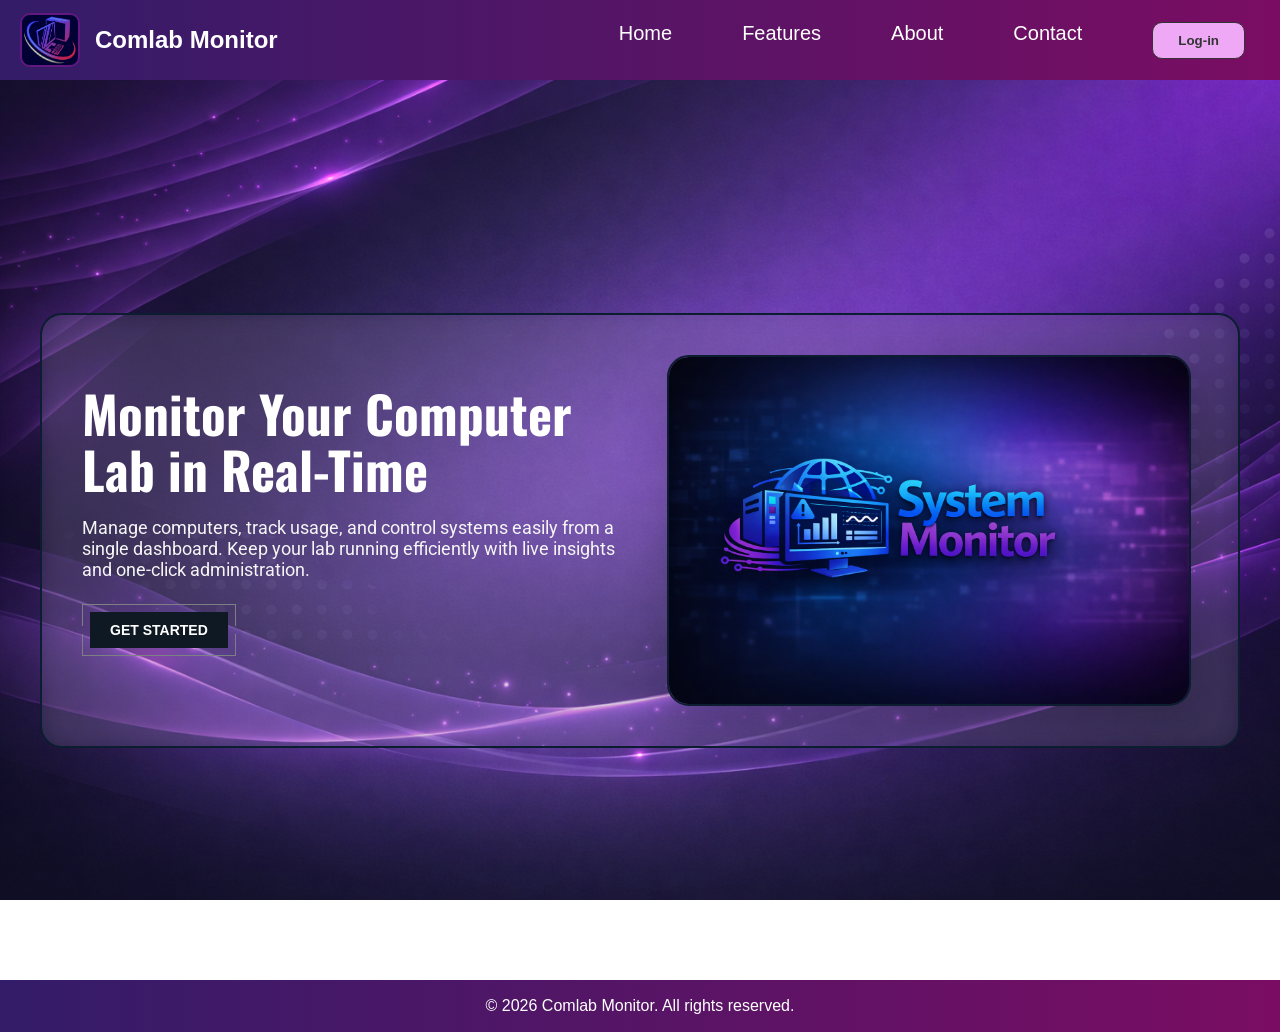
<file: index.html>
<!DOCTYPE html>
<html lang="en">
<head>
    <meta charset="UTF-8">
    <meta name="viewport" content="width=device-width, initial-scale=1.0">
    <title>Comlab Monitor</title>
    <link rel="stylesheet" href="style.css">
     <link rel="stylesheet" href="https://cdnjs.cloudflare.com/ajax/libs/animate.css/4.1.1/animate.min.css"/>


</head>

<body>
    <div class="topnav">
        <div class="headerlogo">
            <img src="pictures/computerlab.png" alt="Computerlab Logo" width="56" />
            <h1>Comlab Monitor</h1>
        </div>
        <ul class="nav-links">
           
            <a  href="index.html"> <li> Home</li> </a> 
            <a href="features/features.html"> <li> Features</li> </a>
            <a href="about/about.html"> <li> About</li> </a>
            <a href="contact/contact.html"> <li> Contact</li> </a>
            <a href="account/signin.html"><button> Log-in </button></a> 
         
        </ul>

    </div>
 <div class="main-hero  animate__animated animate__heartBeat">
  <div class="hero-grid">
    <div class="hero-left">
      <div class="hero-panel">
        <div class="hero-copy">
          <h2>Monitor Your Computer Lab in Real-Time</h2>
          <p>Manage computers, track usage, and control systems easily from a single dashboard. Keep your lab running efficiently with live insights and one-click administration.</p>
          <div class="cta-group">
            <a href="account/signup/signup.html" class="button">
              <span class="button_lg">
                <span class="button_sl"></span>
                <span class="button_text">Get Started</span>
              </span>
            </a>
          </div>
        </div>
        <div class="hero-image">
          <img src="pictures/system monitor.png" alt="Computer Lab Monitor" />
        </div>
      </div>
    </div>
  </div>
</div>


    <footer class="footer">
        <p>&copy; 2026 Comlab Monitor. All rights reserved.</p>
</body>
</html>
</file>
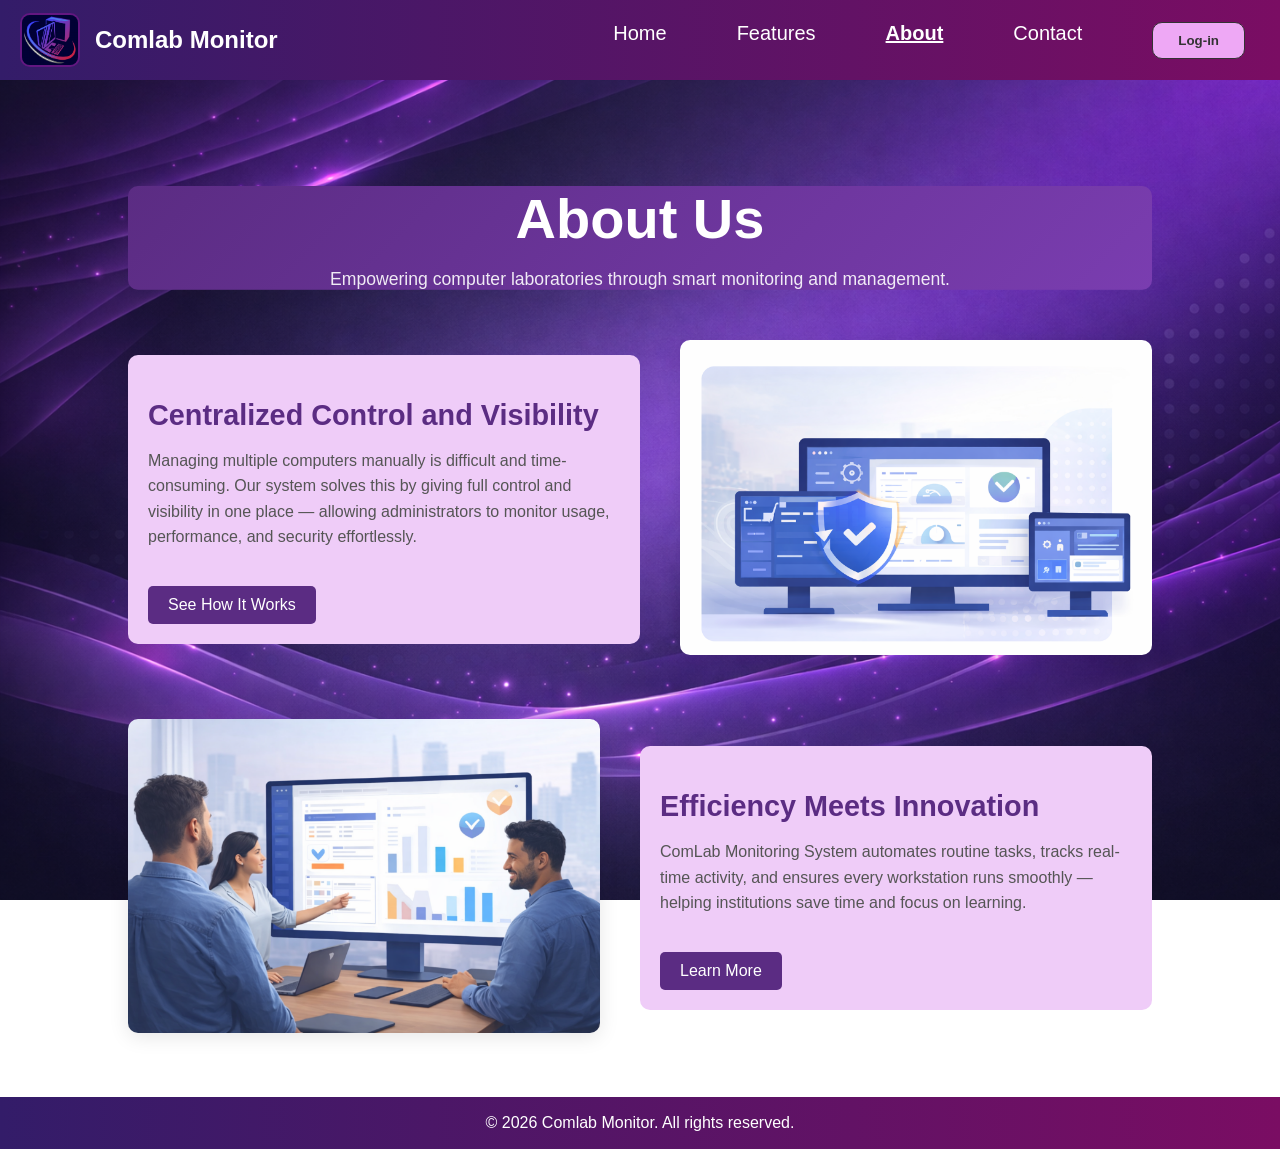
<file: about/about.html>
<!DOCTYPE html>
<html lang="en">
<head>
    <meta charset="UTF-8">
    <meta name="viewport" content="width=device-width, initial-scale=1.0">
    <title> ABOUT |Comlab Monitor</title>
    <link rel="stylesheet" href="style.css">
    <link rel="stylesheet"href="https://cdnjs.cloudflare.com/ajax/libs/animate.css/4.1.1/animate.min.css"/>

</head>

<body>
    <div class="topnav">
        <div class="headerlogo">
            <img src="../pictures/computerlab.png" alt="Computerlab Logo" width="56" />
            <h1>Comlab Monitor</h1>
        </div>
        <ul class="nav-links">
            <li><a href="../index.html">Home</a></li>
            <li><a href="../features/features.html">Features</a></li>
            <li ><a href="about.html"><b><u>About</u></b></a></li>
            <li><a href="../contact/contact.html">Contact</a></li>
            <li><a href="../account/signin.html"><button>Log-in</button></a></li>
        </ul>

    </div>

   <section class="about-section">
    <div class="about-header">
      <h1 class="animate__animated animate__bounce" >About Us</h1>
      <p>Empowering computer laboratories through smart monitoring and management.</p>

      
    </div>

    <div class="about-container">
      <div class="about-box left">
        <div class="about-text">
          <h2>Centralized Control and Visibility</h2>
          <p>Managing multiple computers manually is difficult and time-consuming. Our system solves this by giving full control and visibility in one place — allowing administrators to monitor usage, performance, and security effortlessly.</p>
          <a href="#" class="btn  ">See How It Works</a>
        </div>
        <div class="about-image ">
          <img src="dashboard.png" alt="Dashboard overview">
        </div>
      </div>

      <div class="about-box right">
        <div class="about-image">
          <img src="teamwork.png" alt="Team collaboration">
        </div>
        <div class="about-text">
          <h2>Efficiency Meets Innovation</h2>
          <p>ComLab Monitoring System automates routine tasks, tracks real-time activity, and ensures every workstation runs smoothly — helping institutions save time and focus on learning.</p>
          <a href="#" class="btn">Learn More</a>
        </div>
      </div>
    </div>
  </section>

  



    <footer class="footer">
        <p>&copy; 2026 Comlab Monitor. All rights reserved.</p>
        
</body>

</html>
</file>
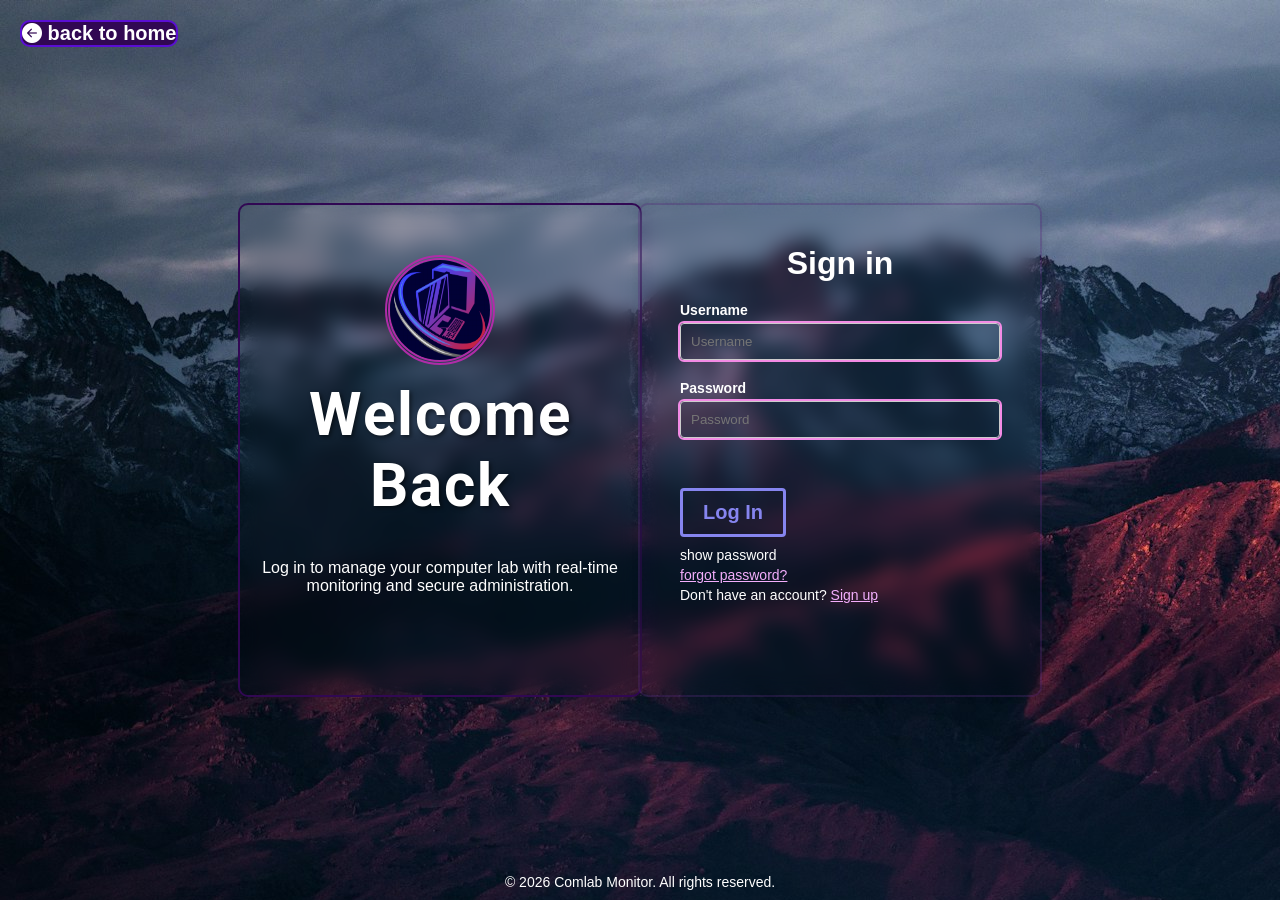
<file: account/signin.html>
<html>


<head>
    <title>Sign in | Comlab Monitor</title>
    <link rel="stylesheet" href="style.css">
    <link rel="stylesheet" href="https://cdn.jsdelivr.net/npm/bootstrap-icons@1.13.1/font/bootstrap-icons.min.css">



</head>

<a href="../index.html" class="home" > <i class="bi bi-arrow-left-circle-fill"></i> back to home</a>

<body>
<div class="container">
    <img src="logo.png" alt="logo" class="logo">
    <h1> Welcome Back </h1>
   
    <p class="details">Log in to manage your computer lab with real-time monitoring and secure administration.</p>  
   
 
</div>



<div class="form">
<h1>Sign in</h1>
   
    <form action="" >
      <label id="user-label" for="uname">Username</label>
      <input type = "text" id="uname" placeholder="Username" required ></span>
      <label id="pass-label" for="pass">Password</label>
      <input type = "password" id="pass" placeholder="Password" required ></span>
    </form>
    
<div class="information">
        <p id="errormessage" style="height: 20px;"></p>
        <button id="submitbtn" class="bubbles">
  <span  class="text">Log In</span>
</button>
        <p id="showpass">show password</p>
        <p id="forgotpass"><a href="forgot/forgot-password.html" style="color: rgb(243, 174, 252);">forgot password?</a></p>
        <p >Don't have an account?  <a href="../account/signup/signup.html" style="color: rgb(243, 174, 252);">Sign up</a></p>
</div>




<script src="script.js"></script>




</div>

<div class="footer">
    <p>&copy; 2026 Comlab Monitor. All rights reserved.</p>
</div>


</body>

</html>
</file>
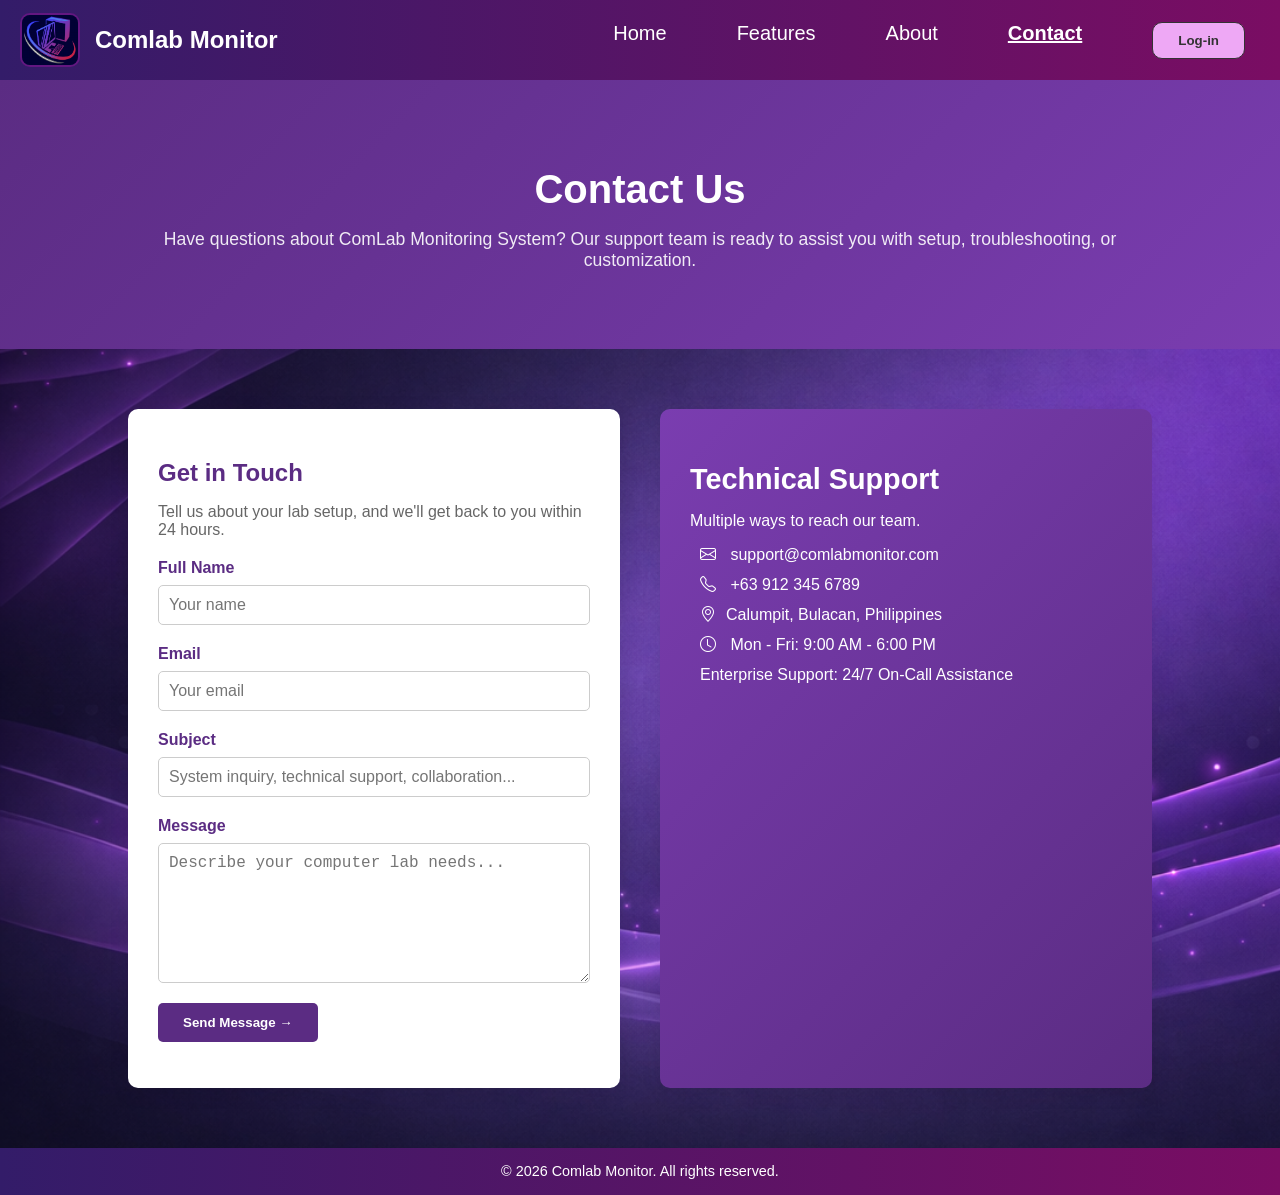
<file: contact/contact.html>
<html lang="en">
<head>
    <meta charset="UTF-8">
    <meta name="viewport" content="width=device-width, initial-scale=1.0">
    <title> CONTACT |Comlab Monitor</title>
    <link rel="stylesheet" href="style.css">
    <link rel="stylesheet" href="https://cdn.jsdelivr.net/npm/bootstrap-icons@1.13.1/font/bootstrap-icons.min.css">
    <link rel="stylesheet" href="https://cdnjs.cloudflare.com/ajax/libs/animate.css/4.1.1/animate.min.css"/>
</head>

<body>
    <div class="topnav">
        <div class="headerlogo">
            <img src="../pictures/computerlab.png" alt="Computerlab Logo" width="56" />
            <h1>Comlab Monitor</h1>
        </div>
        <ul class="nav-links">
            <li><a href="../index.html">Home</a></li>
            <li><a href="../features/features.html">Features</a></li>
            <li ><a href="../about/about.html">About</a></li>
            <li><a href="../contact/contact.html"><b><u>Contact</u></b></a></li>
            <li><a href="../account/signin.html"><button>Log-in</button></a></li>
        </ul>
    </div>



     <div class="contact-hero ">
    <h1 class="animate__animated animate__bounce">Contact Us</h1>
    <p>Have questions about ComLab Monitoring System? Our support team is ready to assist you with setup, troubleshooting, or customization.</p>
  </div>

  <div class="contact-wrapper">
    <div class="contact-form">
      <h2>Get in Touch</h2>
      <p>Tell us about your lab setup, and we'll get back to you within 24 hours.</p>
      <form action="#" method="post">
        <label for="name">Full Name</label>
        <input type="text" id="name" name="name" placeholder="Your name" required>

        <label for="email">Email</label>
        <input type="email" id="email" name="email" placeholder="Your email" required>

        <label for="subject">Subject</label>
        <input type="text" id="subject" name="subject" placeholder="System inquiry, technical support, collaboration..." required>

        <label for="message">Message</label>
        <textarea id="message" name="message" rows="5"  placeholder="Describe your computer lab needs..." required></textarea>

        <button type="submit" class="btn">Send Message →</button>
      </form>
    </div>

    <div class="contact-info">
      <h2>Technical Support</h2>
      <p>Multiple ways to reach our team.</p>
      <ul>
        <li><i class="fas fa-envelope"></i> <i class="bi bi-envelope"></i> support@comlabmonitor.com</li>
        <li><i class="fas fa-phone-alt"></i> <i class="bi bi-telephone"></i> +63 912 345 6789</li>
        <li><i class="fas fa-map-marker-alt"></i> <i class="bi bi-geo-alt"></i>Calumpit, Bulacan, Philippines</li>
        <li><i class="fas fa-clock"></i> <i class="bi bi-clock"></i> Mon - Fri: 9:00 AM - 6:00 PM</li>
        <li><i class="fas fa-headset"></i> Enterprise Support: 24/7 On-Call Assistance</li>
      </ul>
    </div>
  </div>

     <footer class="footer">
        <p>&copy; 2026 Comlab Monitor. All rights reserved.</p>
</body>

</html>
</file>
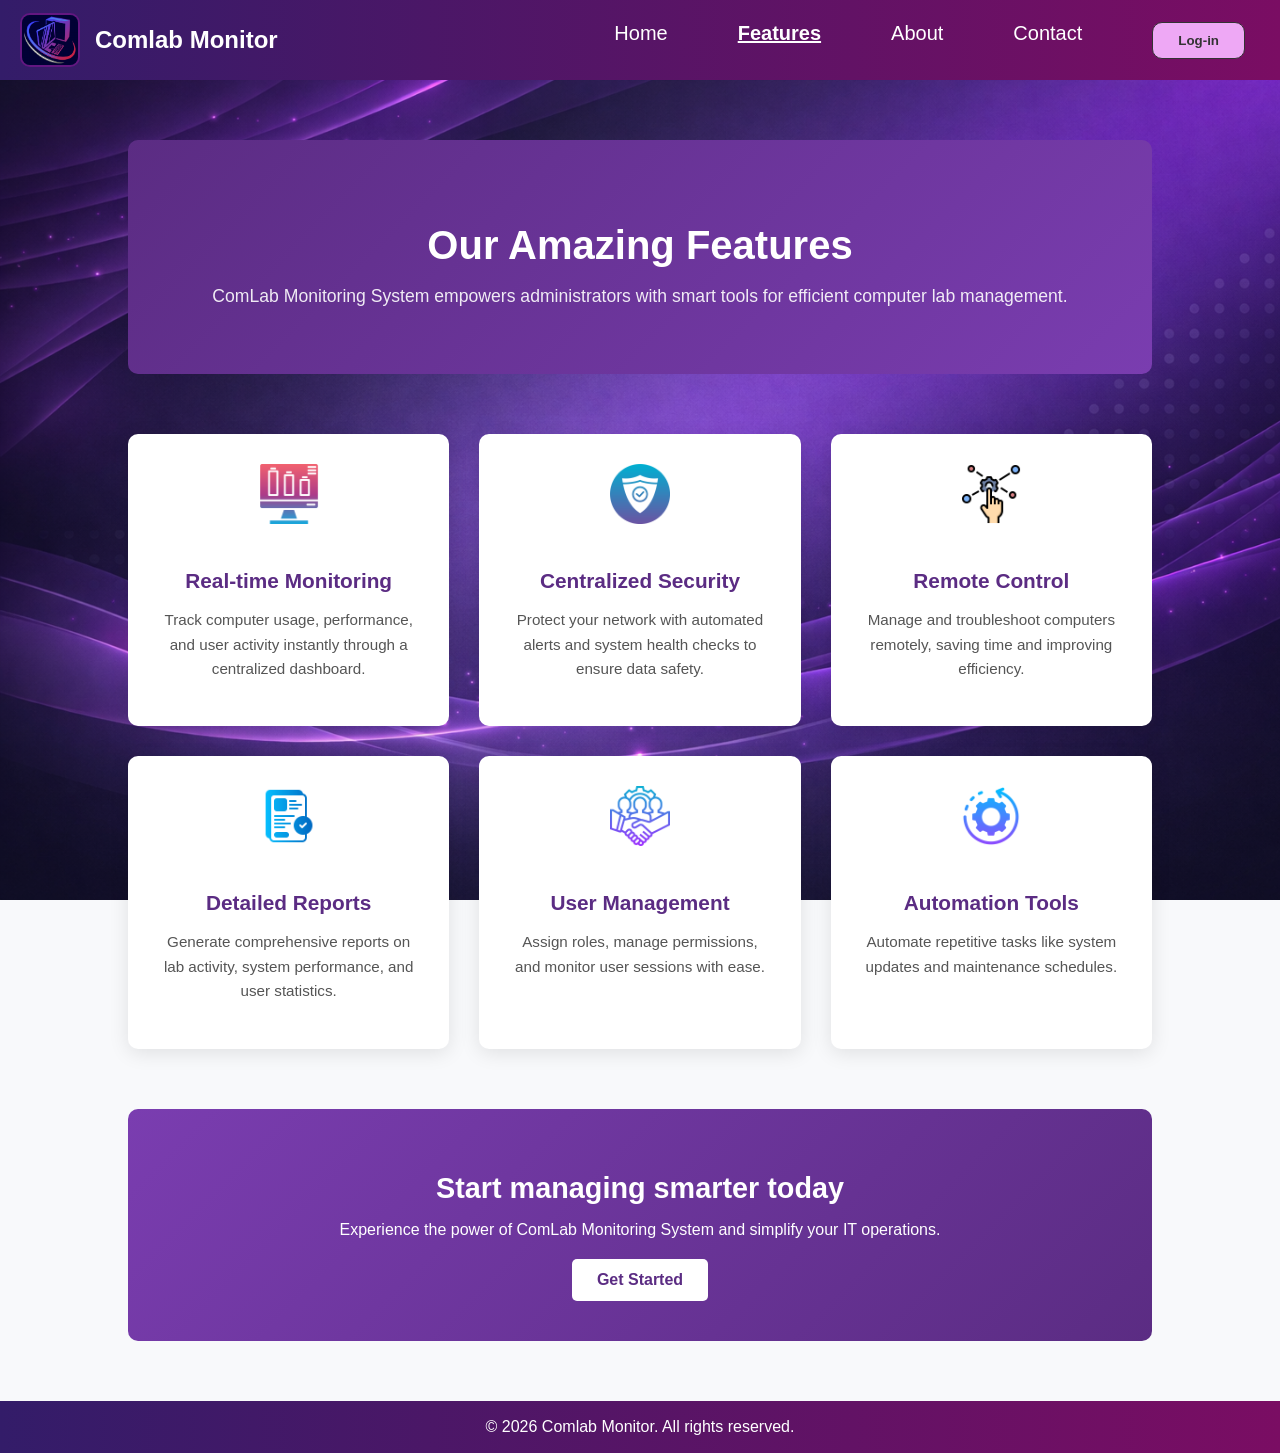
<file: features/features.html>
<!DOCTYPE html>
<html lang="en">
<head>
    <meta charset="UTF-8">
    <meta name="viewport" content="width=device-width, initial-scale=1.0">
    <title>FEAUTURES |Comlab Monitor</title>
    <link rel="stylesheet" href="style.css">
   <link rel="stylesheet"href="https://cdnjs.cloudflare.com/ajax/libs/animate.css/4.1.1/animate.min.css"/>


</head>

<body>
    <div class="topnav">
        <div class="headerlogo">
            <img src="../pictures/computerlab.png" alt="Computerlab Logo" width="56" />
            <h1>Comlab Monitor</h1>
        </div>
        <ul class="nav-links">
            <li><a href="../index.html">Home</a></li>
            <li><a href="../features/features.html"><b><u>Features</u></b></a></li>
            <li ><a href="../about/about.html">About</a></li>
            <li><a href="../contact/contact.html">Contact</a></li>
            <li><a href="../account/signin.html"><button>Log-in</button></a></li>
        </ul>

    </div>
  <section class="features-section">
    <div class="features-header">
      <h1 class="animate__animated animate__bounce" >Our Amazing Features</h1>
      <p>ComLab Monitoring System empowers administrators with smart tools for efficient computer lab management.</p>
    </div>

    <div class="features-container ">
      <div class="feature-box">
        <img src="monitoring.png" alt="Real-time Monitoring">
        <h3>Real-time Monitoring</h3>
        <p>Track computer usage, performance, and user activity instantly through a centralized dashboard.</p>
      </div>

      <div class="feature-box">
        <img src="security.png" alt="Centralized Security">
        <h3>Centralized Security</h3>
        <p>Protect your network with automated alerts and system health checks to ensure data safety.</p>
      </div>

      <div class="feature-box">
        <img src="control.png" alt="Remote Control">
        <h3>Remote Control</h3>
        <p>Manage and troubleshoot computers remotely, saving time and improving efficiency.</p>
      </div>

      <div class="feature-box">
        <img src="report.png" alt="Detailed Reports">
        <h3>Detailed Reports</h3>
        <p>Generate comprehensive reports on lab activity, system performance, and user statistics.</p>
      </div>

      <div class="feature-box">
        <img src="user.png" alt="User Management">
        <h3>User Management</h3>
        <p>Assign roles, manage permissions, and monitor user sessions with ease.</p>
      </div>

      <div class="feature-box">
        <img src="automation.png" alt="Automation Tools">
        <h3>Automation Tools</h3>
        <p>Automate repetitive tasks like system updates and maintenance schedules.</p>
      </div>
    </div>

    <div class="features-footer">
      <h2>Start managing smarter today</h2>
      <p>Experience the power of ComLab Monitoring System and simplify your IT operations.</p>
      <a href="../account/signup/signup.html" class="btn">Get Started</a>
    </div>
  </section>

    <footer class="footer">
        <p>&copy; 2026 Comlab Monitor. All rights reserved.</p>

</body>
</file>
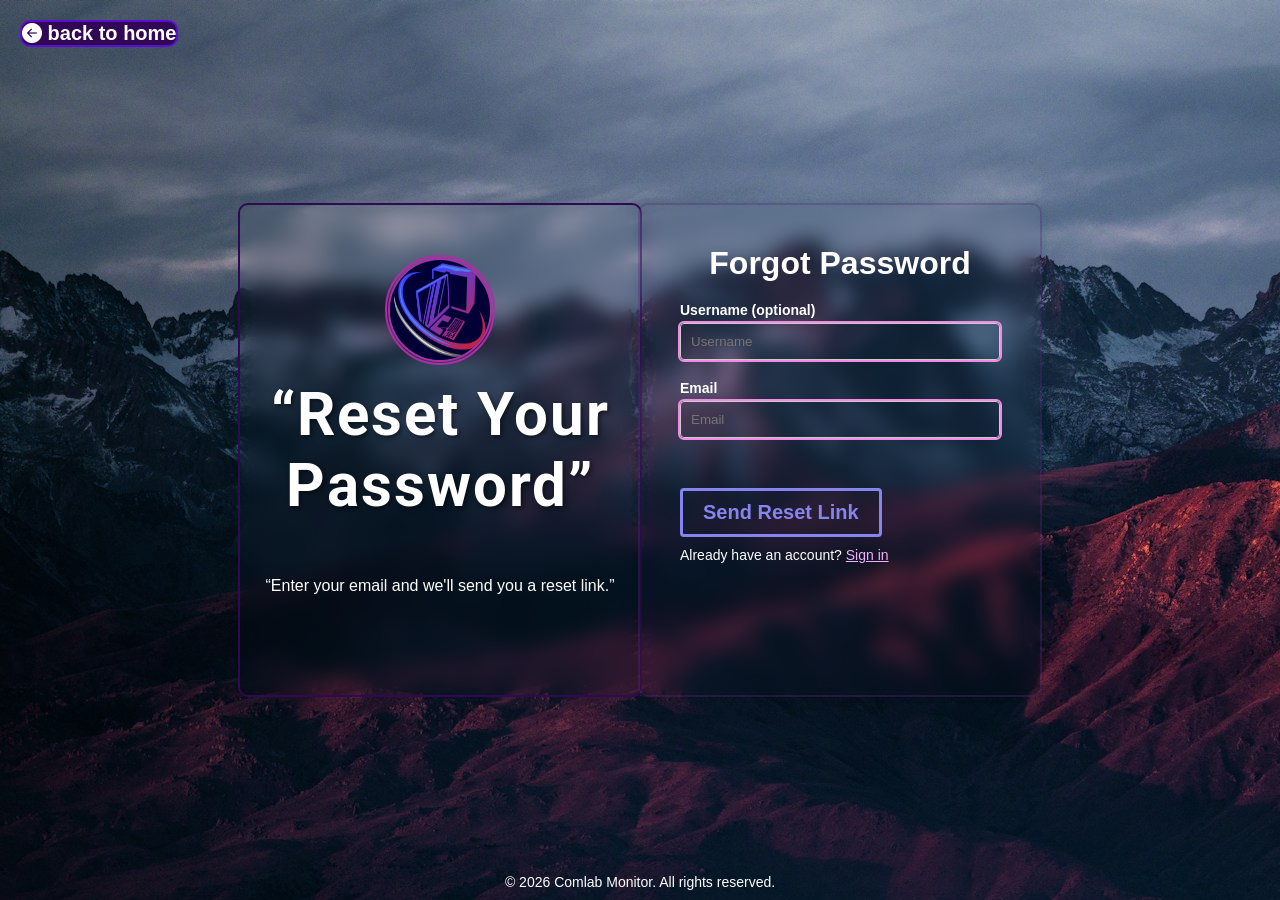
<file: account/forgot/forgot-password.html>
<html>


<head>
    <title>Forgot pass | Comlab Monitor</title>
    <link rel="stylesheet" href="style.css">
    <link rel="stylesheet" href="https://cdn.jsdelivr.net/npm/bootstrap-icons@1.13.1/font/bootstrap-icons.min.css">



</head>

<a href="../../index.html" class="home" > <i class="bi bi-arrow-left-circle-fill"></i> back to home</a>

<body>
<div class="container">
    <img src="../logo.png" alt="logo" class="logo">
    <h1> “Reset Your Password” </h1>
   
    <p class="details">“Enter your email and we'll send you a reset link.”</p>  
   
 
</div>



<div class="form">
<h1>Forgot Password</h1>
   
    <form action="" >
      <label id="user-label" for="uname">Username (optional)</label>
      <input type = "text" id="uname" placeholder="Username" required ></span>
      <label id="email-label" for="email">Email</label>
      <input type = "email" id="email" placeholder="Email" required ></span>

      
    </form>
    
    
<div class="information">
        <p id="errormessage" style="height: 20px;"></p>
        <button id="submitbtn" class="bubbles">
  <span  class="text"> Send Reset Link </span>
</button>
       
        <p >Already have an account?  <a href="../signin.html" style="color: rgb(243, 174, 252);">Sign in</a></p>
</div>


<script src="script.js"></script>




</div>

<div class="footer">
    <p>&copy; 2026 Comlab Monitor. All rights reserved.</p>
</div>


</body>

</html>
</file>
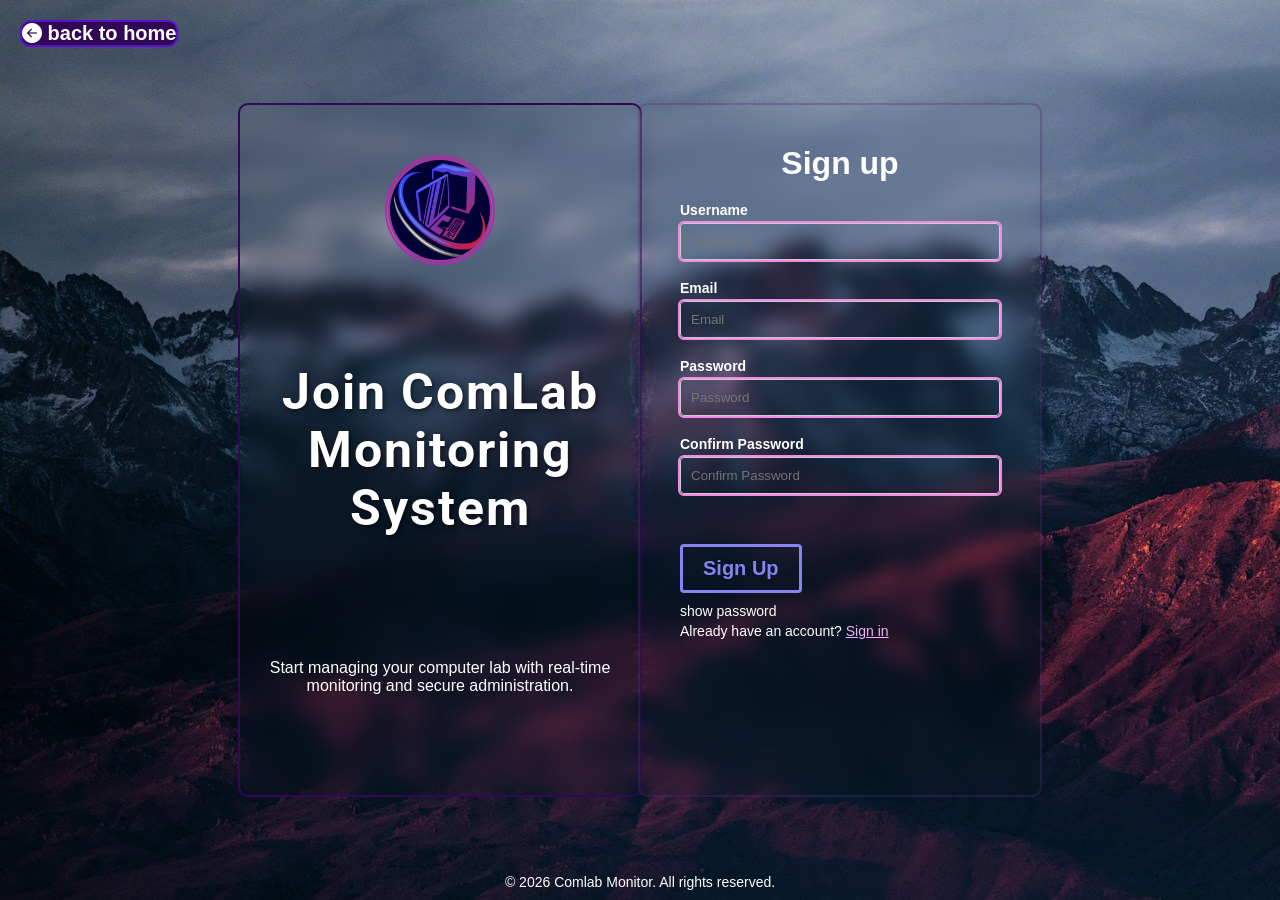
<file: account/signup/signup.html>
<html>


<head>
    <title>Sign up | Comlab Monitor</title>
    <link rel="stylesheet" href="style.css">
    <link rel="stylesheet" href="https://cdn.jsdelivr.net/npm/bootstrap-icons@1.13.1/font/bootstrap-icons.min.css">



</head>

<a href="../../index.html" class="home" > <i class="bi bi-arrow-left-circle-fill"></i> back to home</a>

<body>
<div class="container">
    <img src="../logo.png" alt="logo" class="logo">
    <h1> Join ComLab Monitoring System </h1>
   
    <p class="details">Start managing your computer lab with real-time monitoring and secure administration.</p>  
   
 
</div>



<div class="form">
<h1>Sign up</h1>
   
    <form action="" >
      <label id="user-label" for="uname">Username</label>
      <input type = "text" id="uname" placeholder="Username" required ></span>
      <label id="email-label" for="email">Email</label>
      <input type = "email" id="email" placeholder="Email" required ></span>
      <label id="pass-label" for="pass">Password</label>
      <input type = "password" id="pass" placeholder="Password" required ></span>
      <label id="confirmpass-label" for="confirmpass">Confirm Password</label>
      <input type="password" id="confirmpass" placeholder="Confirm Password" required> </span> 
      
    </form>
    
    
<div class="information">
        <p id="errormessage" style="height: 20px;"></p>
        <button id="submitbtn" class="bubbles">
  <span  class="text">Sign Up</span>
</button>
        <p id="showpass">show password</p>
       
        <p >Already have an account?  <a href="../signin.html" style="color: rgb(243, 174, 252);">Sign in</a></p>
</div>




<script src="script.js"></script>




</div>

<div class="footer">
    <p>&copy; 2026 Comlab Monitor. All rights reserved.</p>
</div>


</body>

</html>
</file>
<file: style.css>
@import url('https://fonts.googleapis.com/css2?family=Fascinate&family=Oi&family=Oswald:wght@200..700&family=Roboto:ital,wght@0,100..900;1,100..900&display=swap');

body {
    font-family: 'Segoe UI', Tahoma, Geneva, Verdana, sans-serif;
    margin: 0;
    padding: 0;
    color: #1f1f1f;
    background-image: url(pictures/background.png);
    background-size: cover;
    background-attachment: fixed;


    
}


.topnav {
    background: linear-gradient(90deg, #331c69 0%, #7a0d63 100%);
    overflow: hidden;
    display: flex;
    justify-content: space-between;
    align-items: center;
    padding: 0 20px;
    height: 80px;
}

.headerlogo {
    display: flex;
    align-items: center;
    gap: 15px;
}

.headerlogo img {
    height: 50px;
    border-radius: 10px;
    border: #631781 2px solid;
}

.headerlogo h1 {
    color: white;
    margin: 0;
    font-size: 24px;
}

.nav-links {
    display: flex;
    list-style: none;
    gap: 40px;
    margin: 0;
    padding: 0;
}

.nav-links a {
    color: white;
    text-decoration: none;
    font-size: 20px;
    padding: 10px 15px;
    transition: color 0.2s ease, text-decoration 0.2s ease;
    cursor: pointer;
}

.nav-links li {
    transition: color 0.2s ease, text-decoration 0.2s ease, transform 0.2s ease;
}

.nav-links li:hover,
.nav-links li:focus {
    text-decoration: underline;
    text-decoration-color: white;
    color: white;
    transform: scale(1.05);
}

.nav-links li.active {
    font-weight: 700;
    color: #ffffff;
}

.nav-links li.active a {
    text-decoration: underline;
    text-decoration-color: #ffffff;
}

.nav-links button {
    background-color: rgb(238, 168, 245);
    color: #333;
    border: 1px solid #333;
    padding: 10px 25px;
    border-radius: 10px;
    cursor: pointer;
    font-weight: 600;
    transition: transform 0.2s ease, background-color 0.2s ease, color 0.2s ease;
}

.nav-links button:hover,
.nav-links button:focus {
    transform: scale(1.05);
    background-color: #aa14a8;
    color: #f7f7f7;
    border-color: #31123b;
}

.main-hero {
    min-height: calc(100vh - 80px);
    display: flex;
    align-items: center;
    justify-content: center;
    padding: 40px 20px;
}



.main-hero img {
    width: 660px;
    height: auto;
    border-radius: 22px;
    border: 2px solid #0b1d2f;
    object-fit: cover;
    transition: transform 0.3s ease;
}

.main-hero img:hover {
    transform: scale(1.02);
}





.hero-grid {
    width: min(1200px, 100%);
    margin: 0 auto;
}

.hero-panel {
    display: grid;
    grid-template-columns: 1fr 1fr;
    gap: 40px;
    align-items: center;
}

.hero-left {
    position: relative;
    padding: 40px;
    border-radius: 22px;
    border: 2px solid #0b1d2f;
    background: rgba(126, 113, 156, 0.18);
    overflow: hidden;
    animation: zoomIn 1s ease forwards;
}

.hero-image {
    display: flex;
    justify-content: center;
    align-items: center;
}

.hero-image img {
    width: 100%;
    max-width: 520px;
    border-radius: 22px;
    box-shadow: 0 20px 45px rgba(0, 0, 0, 0.18);
}

@media (max-width: 900px) {
    .hero-panel {
        grid-template-columns: 1fr;
    }
    .hero-left {
        padding: 30px;
    }
}

@keyframes zoomIn {
    0% { opacity: 0; transform: translateY(20px); }
    50% { opacity: 1; transform: translateY(0); }
    100% { opacity: 1; transform: translateY(0); }
}

.hero-left::before {
    content: '';
   position: absolute;
    inset: 0;
    backdrop-filter: blur(10px);
    -webkit-backdrop-filter: blur(10px);
    z-index: 0; 
}



.hero-left > * {
    position: relative;
    z-index: 1;
}

.hero-left h2 {
    font-size: clamp(2rem, 4vw, 3.25rem);
    margin: 0 0 20px;
    line-height: 1.1;
    color: #ffffff;
    font-family: 'Oswald', sans-serif;
}

.hero-left p {
    font-size: 1.15rem;
    margin: 0 0 24px;
    max-width: 620px;
    color: #f5f5f5;
    font-family: 'Roboto', sans-serif;
}

.cta-group {
    display: flex;
    gap: 16px;
}

.hero-right {
    display: flex;
    justify-content: center;
    align-items: center;
}

.hero-right img {
    width: 100%;
    max-width: 660px;
    border-radius: 22px;
    box-shadow: 0 20px 45px rgba(0, 0, 0, 0.18);
}

.cta-group .btn {
    border: 1px solid #333;
    border-radius: 8px;
    padding: 12px 26px;
    font-size: 1rem;
    text-decoration: none;
    font-weight: 700;
    transition: transform 0.2s ease, background-color 0.2s ease, color 0.2s ease;
}

.btn-primary {
    background: #2af7f5;
    color: #0b1d2f;
}

.btn-secondary {
    background: rgba(255, 255, 255, 0.15);
    color: #fff;
    border-color: #fff;
}

.cta-group .btn:hover,
.cta-group .btn:focus {
    transform: scale(1.05);
}




.button {
  -moz-appearance: none;
  -webkit-appearance: none;
  appearance: none;
  border: none;
  background: none;
  color: #0f1923;
  cursor: pointer;
  position: relative;
  padding: 8px;
  margin-bottom: 20px;
  text-transform: uppercase;
  font-weight: bold;
  font-size: 14px;
  transition: all .15s ease;
}

.button::before,
.button::after {
  content: '';
  display: block;
  position: absolute;
  right: 0;
  left: 0;
  height: calc(50% - 5px);
  border: 1px solid #7D8082;
  transition: all .15s ease;
}

.button::before {
  top: 0;
  border-bottom-width: 0;
}

.button::after {
  bottom: 0;
  border-top-width: 0;
}

.button:active,
.button:focus {
  outline: none;
}

.button:active::before,
.button:active::after {
  right: 3px;
  left: 3px;
}

.button:active::before {
  top: 3px;
}

.button:active::after {
  bottom: 3px;
}

.button_lg {
  position: relative;
  display: block;
  padding: 10px 20px;
  color: #fff;
  background-color: #0f1923;
  overflow: hidden;
  box-shadow: inset 0px 0px 0px 1px transparent;
}

.button_lg::before {
  content: '';
  display: block;
  position: absolute;
  top: 0;
  left: 0;
  width: 2px;
  height: 2px;
  background-color: #0f1923;
}

.button_lg::after {
  content: '';
  display: block;
  position: absolute;
  right: 0;
  bottom: 0;
  width: 4px;
  height: 4px;
  background-color: #0f1923;
  transition: all .2s ease;
}

.button_sl {
  display: block;
  position: absolute;
  top: 0;
  bottom: -1px;
  left: -8px;
  width: 0;
  background-color: #6a156d;
  transform: skew(-15deg);
  transition: all .2s ease;
}

.button_text {
  position: relative;
}

.button:hover {
  color: #0f1923;
}

.button:hover .button_sl {
  width: calc(100% + 15px);
}

.button:hover .button_lg::after {
  background-color: #fff;
}

.footer {
    background: linear-gradient(90deg, #331c69 0%, #7a0d63 100%);
    color: white;
    text-align: center;
    padding: 1px 0;;
    
}
</file>
<file: about/style.css>
@import url('https://fonts.googleapis.com/css2?family=Fascinate&family=Oi&family=Oswald:wght@200..700&family=Roboto:ital,wght@0,100..900;1,100..900&display=swap');

body {
    font-family: 'Segoe UI', Tahoma, Geneva, Verdana, sans-serif;
    margin: 0;
    padding: 0;
    color: #1f1f1f;
    background-image: url(background.png);
    background-size: cover;
    background-attachment: fixed;

    
}



.topnav {
    background: linear-gradient(90deg, #331c69 0%, #7a0d63 100%);
    overflow: hidden;
    display: flex;
    justify-content: space-between;
    align-items: center;
    padding: 0 20px;
    height: 80px;
}

.headerlogo {
    display: flex;
    align-items: center;
    gap: 15px;
}

.headerlogo img {
    height: 50px;
    border-radius: 10px;
    border: #631781 2px solid;
}

.headerlogo h1 {
    color: white;
    margin: 0;
    font-size: 24px;
}

.nav-links {
    display: flex;
    list-style: none;
    gap: 40px;
    margin: 0;
    padding: 0;
}

.nav-links a {
    color: white;
    text-decoration: none;
    font-size: 20px;
    padding: 10px 15px;
    transition: color 0.2s ease, text-decoration 0.2s ease;
    cursor: pointer;
}

.nav-links li {
    transition: color 0.2s ease, text-decoration 0.2s ease, transform 0.2s ease;
}

.nav-links li:hover,
.nav-links li:focus {
    text-decoration: underline;
    text-decoration-color: white;
    color: white;
    transform: scale(1.05);
}

.nav-links li.active {
    font-weight: 700;
    color: #ffffff;
}

.nav-links li.active a {
    text-decoration: underline;
    text-decoration-color: #ffffff;
}

.nav-links button {
    background-color: rgb(238, 168, 245);
    color: #333;
    border: 1px solid #333;
    padding: 10px 25px;
    border-radius: 10px;
    cursor: pointer;
    font-weight: 600;
    transition: transform 0.2s ease, background-color 0.2s ease, color 0.2s ease;
}

.nav-links button:hover,
.nav-links button:focus {
    transform: scale(1.05);
    background-color: #aa14a8;
    color: #f7f7f7;
    border-color: #31123b;
}



.about-section {
  padding: 60px 10%;
}
.about-header {
  text-align: center;
  margin-bottom: 50px;
 background: linear-gradient(135deg, #5b2c83, #7a3db0);
  background-size: cover;
  background-position: center;
  border-radius: 10px;
}

.about-header h1 {
font-size: 3.5rem;
  margin-bottom: 10px;
  color: white;

}

.about-header p {
 font-size: 1.1rem;
  opacity: 0.9;
  color:white
}

.about-container {
  display: flex;
  flex-direction: column;
  gap: 60px;
}

.about-box {
  display: flex;
  align-items: center;
  justify-content: space-between;
  gap: 40px;
}

.about-box.left .about-text,
.about-box.right .about-text {
  flex: 1;
}

.about-box.left .about-image,
.about-box.right .about-image {
  flex: 1;
}

.about-image img {
  width: 100%;
  border-radius: 10px;
  box-shadow: 0 4px 20px rgba(0,0,0,0.1);
}

.about-text {
  padding: 20px;
  background-color: #efccf8;
  border-radius: 10px;
}
.about-text h2 {
  color: #5b2c83;
  font-size: 1.8rem;
  margin-bottom: 15px;
}

.about-text p {
  font-size: 1rem;
  line-height: 1.6;
  color: #555;
}

.btn {
  display: inline-block;
  margin-top: 20px;
  padding: 10px 20px;
  background-color: #5b2c83;
  color: #fff;
  text-decoration: none;
  border-radius: 5px;
  transition: background 0.3s ease;
}

.btn:hover {
  background-color: #7a3db0;
}


@media (max-width: 900px) {
  .about-box {
    flex-direction: column;
    text-align: center;
  }
}



.footer {
    background: linear-gradient(90deg, #331c69 0%, #7a0d63 100%);
    color: white;
    text-align: center;
    padding: 1px 0;;
    
}
</file>
<file: account/style.css>
@import url('https://fonts.googleapis.com/css2?family=Fascinate&family=Oi&family=Roboto:ital,wght@0,100..900;1,100..900&display=swap');




* {
  margin: 0;
  padding: 0;
  box-sizing: border-box;
  font-family: "Open Sans", sans-serif;
}



body{
  margin: 0;
  height: 100vh;
  display: flex;
  justify-content: center;
  align-items: center;
  font-family: Arial, sans-serif;
  background-image: url("login-hero-bg.jpg")


  
}

.container{
  background: transparent;
  color: white;
  display: flex;
  justify-content: center;
  align-items: center;
  text-align: center;
  border-radius: 8px;
  outline: 2px solid #310853;
  height: 490px;
  width:  400px;
  transition: all 1000ms;
 backdrop-filter: blur(10px);

}

.container h1{
  font-size: 60px;
 
  font-weight: bold;
  letter-spacing: 2px;
  font-family: "roboto", sans-serif;
  text-shadow: 2px 2px 4px rgba(0,0,0,0.5);


}

.home{
  position: absolute;
  top: 20px;
  left: 20px;
  color: white;
  text-decoration: none;
  font-size: 20px;
  font-weight: bold;
  transition: all 1000ms;
  border: 2px solid #5a0ed4;
  background-color: #310853;
  border-radius: 10px;
}

.home:hover{
  background-color: #5a0ed4;
  border: 2px solid #310853;
  color: white;
  transform: scale(1.1);
}


.container img{
  width: 110px;
  height: 110px;
  justify-content: center;;
  position: absolute;
  top: 50px;
  text-align: center;
  border: 5px solid #af2ca8;
  border-radius: 100px;
  border-style: double;
}

.details {
  position: absolute;
  text-align: center;
  bottom: 100px;
}

.form{
  background: transparent;
  padding: 40px;
  border-radius: 8px;
  box-shadow: 0 0 10px rgba(0,0,0,0.1);
  height: 490px;
  width:  400px;
  outline: 2px solid #592d8152;
  backdrop-filter: blur(10px);
  
}

.form h1{
  margin-bottom: 20px;
  color: white;
  text-align: center;
}

.form label{
  display: block;
  margin-bottom: 5px;
      color: white;
  font-weight: bold;
  font-size: 14px;
 
}

.form input{
  width: 100%;
  padding: 10px;
  margin-bottom: 20px;
  border: 1px solid #ccc;
  border-radius: 4px;
  outline: 2px solid #f38be5;
  background: transparent;
  color: white;
}

.information{
  justify-content: space-between;
  align-items: center;
}

.information p{
  margin-top: 10px;
  font-size: 14px;
  color: white;
  height: 10px;
}


.bubbles {
  --c1: #212121;   --c2: #8685ef;
  --size-letter: 20px;
  padding: 0.5em 1em;
  font-size: var(--size-letter);

  background-color: transparent;
  border: calc(var(--size-letter) / 6) solid var(--c2);
  border-radius: 0.2em;
  cursor: pointer;

  overflow: hidden;
  position: relative;
  transition: 300ms cubic-bezier(0.83, 0, 0.17, 1);
}

.bubbles > .text {
  font-weight: 700;
  color: var(--c2);
  position: relative;
  z-index: 1;
  transition: color 700ms cubic-bezier(0.83, 0, 0.17, 1);
}

.bubbles::before {
  top: 0;
  left: 0;
}

.bubbles::after {
  top: 100%;
  left: 100%;
}

.bubbles::before,
.bubbles::after {
  content: "";
  width: 150%;
  aspect-ratio: 1/1;
  scale: 0;
  transition: 1000ms cubic-bezier(0.76, 0, 0.24, 1);

  background-color: var(--c2);
  border-radius: 50%;

  position: absolute;
  translate: -50% -50%;
}

.bubbles:hover {
  & > span {
    color: var(--c1);
  }
  &::before,
  &::after {
    scale: 1;
  }
}

.bubbles:active {
  scale: 0.98;
  filter: brightness(0.9);
}









.footer{
  position: fixed;
  bottom: 0;
  width: 100%;
  background-color: transparent;
  color: white;
  text-align: center;
  padding: 10px 0;
  font-size: 14px;
}
</file>
<file: contact/style.css>
@import url('https://fonts.googleapis.com/css2?family=Fascinate&family=Oi&family=Oswald:wght@200..700&family=Roboto:ital,wght@0,100..900;1,100..900&display=swap');

body {
    font-family: 'Segoe UI', Tahoma, Geneva, Verdana, sans-serif;
    margin: 0;
    padding: 0;
    color: #1f1f1f;
    background: #f8f9fb;
 background-image: url(background.png);
    background-size: cover;
    background-image: fixed;

    
}


.topnav {
    background: linear-gradient(90deg, #331c69 0%, #7a0d63 100%);
    overflow: hidden;
    display: flex;
    justify-content: space-between;
    align-items: center;
    padding: 0 20px;
    height: 80px;
}

.headerlogo {
    display: flex;
    align-items: center;
    gap: 15px;
}

.headerlogo img {
    height: 50px;
    border-radius: 10px;
    border: #631781 2px solid;
}

.headerlogo h1 {
    color: white;
    margin: 0;
    font-size: 24px;
}

.nav-links {
    display: flex;
    list-style: none;
    gap: 40px;
    margin: 0;
    padding: 0;
}

.nav-links a {
    color: white;
    text-decoration: none;
    font-size: 20px;
    padding: 10px 15px;
    transition: color 0.2s ease, text-decoration 0.2s ease;
    cursor: pointer;
}

.nav-links li {
    transition: color 0.2s ease, text-decoration 0.2s ease, transform 0.2s ease;
}

.nav-links li:hover,
.nav-links li:focus {
    text-decoration: underline;
    text-decoration-color: white;
    color: white;
    transform: scale(1.05);
}

.nav-links li.active {
    font-weight: 700;
    color: #ffffff;
}

.nav-links li.active a {
    text-decoration: underline;
    text-decoration-color: #ffffff;
}

.nav-links button {
    background-color: rgb(238, 168, 245);
    color: #333;
    border: 1px solid #333;
    padding: 10px 25px;
    border-radius: 10px;
    cursor: pointer;
    font-weight: 600;
    transition: transform 0.2s ease, background-color 0.2s ease, color 0.2s ease;
}

.nav-links button:hover,
.nav-links button:focus {
    transform: scale(1.05);
    background-color: #aa14a8;
    color: #f7f7f7;
    border-color: #31123b;
}



.contact-hero {
  background: linear-gradient(135deg, #5b2c83, #7a3db0);
  color: #fff;
  text-align: center;
  padding: 60px 10%;

}

.contact-hero h1 {
  font-size: 2.5rem;
  margin-bottom: 10px;
}

.contact-hero p {
  font-size: 1.1rem;
  opacity: 0.9;
}

.contact-wrapper {
  display: flex;
  flex-wrap: wrap;
  justify-content: space-between;
  padding: 60px 10%;
  gap: 40px;
}

.contact-form, .contact-info {
  flex: 1;
  min-width: 300px;
}

.contact-form {
  background-color: #fff;
  padding: 30px;
  border-radius: 10px;
  box-shadow: 0 4px 20px rgba(0,0,0,0.1);
}

.contact-form h2 {
  color: #5b2c83;
  margin-bottom: 10px;
}

.contact-form p {
  color: #666;
  margin-bottom: 20px;
}

.contact-form label {
  display: block;
  margin-bottom: 8px;
  font-weight: 600;
  color: #5b2c83;
}

.contact-form input,
.contact-form textarea {
  width: 100%;
  padding: 10px;
  margin-bottom: 20px;
  border: 1px solid #ccc;
  border-radius: 5px;
  font-size: 1rem;
  box-sizing: border-box;
}

.contact-form textarea {
  resize: vertical;
  min-height: 140px;
}

.btn {
  display: inline-block;
  padding: 12px 25px;
  background-color: #5b2c83;
  color: #fff;
  border: none;
  border-radius: 5px;
  font-weight: 600;
  cursor: pointer;
  transition: background 0.3s ease;
}

.btn:hover {
  background-color: #7a3db0;
}

.contact-info {
  background: linear-gradient(135deg, #7a3db0, #5b2c83);
  color: #fff;
  padding: 30px;
  border-radius: 10px;
  box-shadow: 0 4px 20px rgba(0,0,0,0.1);
}

.contact-info h2 {
  margin-bottom: 10px;
  font-size: 1.8rem;
}

.contact-info ul {
  list-style: none;
  padding: 0;
}

.contact-info li {
  margin: 12px 0;
  font-size: 1rem;
}

.contact-info i {
  margin-right: 10px;
  color: #fff;
}

.footer {
  text-align: center;
  padding: 20px;
  background-color: #5b2c83;
  color: #fff;
  font-size: 0.9rem;
}

@keyframes zoomIn {
  0% { opacity: 0; transform: translateY(20px); }
  50% { opacity: 1; transform: translateY(0); }
  100% { opacity: 1; transform: translateY(0); }
}

@media (max-width: 900px) {
  .contact-wrapper {
    flex-direction: column;
  }
}



.footer {
    background: linear-gradient(90deg, #331c69 0%, #7a0d63 100%);
    color: white;
    text-align: center;
    padding: 1px 0;;
    
}
</file>
<file: features/style.css>
@import url('https://fonts.googleapis.com/css2?family=Fascinate&family=Oi&family=Oswald:wght@200..700&family=Roboto:ital,wght@0,100..900;1,100..900&display=swap');

body {
    font-family: 'Segoe UI', Tahoma, Geneva, Verdana, sans-serif;
    margin: 0;
    padding: 0;
    color: #1f1f1f;
    background: #f8f9fb;
background-image: url(background.png);
    background-size: cover;
    background-attachment: fixed;

    
}


.topnav {
    background: linear-gradient(90deg, #331c69 0%, #7a0d63 100%);
    overflow: hidden;
    display: flex;
    justify-content: space-between;
    align-items: center;
    padding: 0 20px;
    height: 80px;
}

.headerlogo {
    display: flex;
    align-items: center;
    gap: 15px;
}

.headerlogo img {
    height: 50px;
    border-radius: 10px;
    border: #631781 2px solid;
}

.headerlogo h1 {
    color: white;
    margin: 0;
    font-size: 24px;
}

.nav-links {
    display: flex;
    list-style: none;
    gap: 40px;
    margin: 0;
    padding: 0;
}

.nav-links a {
    color: white;
    text-decoration: none;
    font-size: 20px;
    padding: 10px 15px;

    cursor: pointer;
}


.nav-links li:hover,
.nav-links li:focus {
    text-decoration: underline;
    text-decoration-color: white;
    color: white;
    transform: scale(1.05);
}

.nav-links li.active {
    font-weight: 700;
    color: #ffffff;
}

.nav-links li.active a {
    text-decoration: underline;
    text-decoration-color: #ffffff;
}

.nav-links button {
    background-color: rgb(238, 168, 245);
    color: #333;
    border: 1px solid #333;
    padding: 10px 25px;
    border-radius: 10px;
    cursor: pointer;
    font-weight: 600;
    
}

.nav-links button:hover,
.nav-links button:focus {
    transform: scale(1.05);
    background-color: #aa14a8;
    color: #f7f7f7;
    border-color: #31123b;
}





.features-section {
  text-align: center;
  padding: 60px 10%;
}

.features-header {
  background: linear-gradient(135deg, #5b2c83, #7a3db0);
  color: #fff;
  padding: 50px 20px;
  border-radius: 10px;
}

.features-header h1 {
  font-size: 2.5rem;
  margin-bottom: 10px;
}

.features-header p {
  font-size: 1.1rem;
  opacity: 0.9;
}

.features-container {
  display: grid;
  grid-template-columns: repeat(3, 1fr);
  gap: 30px;
  margin: 60px 0;
}

.feature-box {
  background-color: #fff;
  border-radius: 10px;
  box-shadow: 0 4px 20px rgba(0,0,0,0.1);
  padding: 30px;

}

.feature-box:hover {
  transform: translateY(-5px);
  box-shadow: 0 6px 25px rgba(0,0,0,0.15);
}

.feature-box img {
  width: 60px;
  margin-bottom: 20px;
}

.feature-box h3 {
  color: #5b2c83;
  font-size: 1.3rem;
  margin-bottom: 10px;
}

.feature-box p {
  color: #555;
  font-size: 0.95rem;
  line-height: 1.6;
}

.features-footer {
  background: linear-gradient(135deg, #7a3db0, #5b2c83);
  color: #fff;
  padding: 40px 20px;
  border-radius: 10px;
}

.features-footer h2 {
  font-size: 1.8rem;
  margin-bottom: 10px;
}

.features-footer p {
  font-size: 1rem;
  margin-bottom: 20px;
}

.btn {
  display: inline-block;
  padding: 12px 25px;
  background-color: #fff;
  color: #5b2c83;
  text-decoration: none;
  border-radius: 5px;
  font-weight: 600;

}

.btn:hover {
  background-color: #5b2c83;
  color: #fff;
}



.footer {
    background: linear-gradient(90deg, #331c69 0%, #7a0d63 100%);
    color: white;
    text-align: center;
    padding: 1px 0;;
    
}
</file>
<file: account/forgot/style.css>
@import url('https://fonts.googleapis.com/css2?family=Fascinate&family=Oi&family=Roboto:ital,wght@0,100..900;1,100..900&display=swap');




* {
  margin: 0;
  padding: 0;
  box-sizing: border-box;
  font-family: "Open Sans", sans-serif;
}



body{
  margin: 0;
  height: 100vh;
  display: flex;
  justify-content: center;
  align-items: center;
  font-family: Arial, sans-serif;
  background-image: url("../login-hero-bg.jpg")


  
}

.container{
  background: transparent;
  color: white;
  display: flex;
  justify-content: center;
  align-items: center;
  text-align: center;
  border-radius: 8px;
  outline: 2px solid #310853;
  height: 490px;
  width:  400px;
  transition: all 1000ms;
 backdrop-filter: blur(10px);

}

.container h1{
  font-size: 60px;
 
  font-weight: bold;
  letter-spacing: 2px;
  font-family: "roboto", sans-serif;
  text-shadow: 2px 2px 4px rgba(0,0,0,0.5);


}

.home{
  position: absolute;
  top: 20px;
  left: 20px;
  color: white;
  text-decoration: none;
  font-size: 20px;
  font-weight: bold;
  transition: all 1000ms;
  border: 2px solid #5a0ed4;
  background-color: #310853;
  border-radius: 10px;
}

.home:hover{
  background-color: #5a0ed4;
  border: 2px solid #310853;
  color: white;
  transform: scale(1.1);
}


.container img{
  width: 110px;
  height: 110px;
  justify-content: center;;
  position: absolute;
  top: 50px;
  text-align: center;
  border: 5px solid #af2ca8;
  border-radius: 100px;
  border-style: double;
}

.details {
  position: absolute;
  text-align: center;
  bottom: 100px;
}

.form{
  background: transparent;
  padding: 40px;
  border-radius: 8px;
  box-shadow: 0 0 10px rgba(0,0,0,0.1);
  height: 490px;
  width:  400px;
  outline: 2px solid #592d8152;
  backdrop-filter: blur(10px);
  
}

.form h1{
  margin-bottom: 20px;
  color: white;
  text-align: center;
}

.form label{
  display: block;
  margin-bottom: 5px;
      color: white;
  font-weight: bold;
  font-size: 14px;
 
}

.form input{
  width: 100%;
  padding: 10px;
  margin-bottom: 20px;
  border: 1px solid #ccc;
  border-radius: 4px;
  outline: 2px solid #f38be5;
  background: transparent;
  color: white;
}

.information{
  justify-content: space-between;
  align-items: center;
}

.information p{
  margin-top: 10px;
  font-size: 14px;
  color: white;
  height: 10px;
}


.bubbles {
  --c1: #212121;   --c2: #8685ef;
  --size-letter: 20px;
  padding: 0.5em 1em;
  font-size: var(--size-letter);

  background-color: transparent;
  border: calc(var(--size-letter) / 6) solid var(--c2);
  border-radius: 0.2em;
  cursor: pointer;

  overflow: hidden;
  position: relative;
  transition: 300ms cubic-bezier(0.83, 0, 0.17, 1);
}

.bubbles > .text {
  font-weight: 700;
  color: var(--c2);
  position: relative;
  z-index: 1;
  transition: color 700ms cubic-bezier(0.83, 0, 0.17, 1);
}

.bubbles::before {
  top: 0;
  left: 0;
}

.bubbles::after {
  top: 100%;
  left: 100%;
}

.bubbles::before,
.bubbles::after {
  content: "";
  width: 150%;
  aspect-ratio: 1/1;
  scale: 0;
  transition: 1000ms cubic-bezier(0.76, 0, 0.24, 1);

  background-color: var(--c2);
  border-radius: 50%;

  position: absolute;
  translate: -50% -50%;
}

.bubbles:hover {
  & > span {
    color: var(--c1);
  }
  &::before,
  &::after {
    scale: 1;
  }
}

.bubbles:active {
  scale: 0.98;
  filter: brightness(0.9);
}









.footer{
  position: fixed;
  bottom: 0;
  width: 100%;
  background-color: transparent;
  color: white;
  text-align: center;
  padding: 10px 0;
  font-size: 14px;
}
</file>
<file: account/signup/style.css>
@import url('https://fonts.googleapis.com/css2?family=Fascinate&family=Oi&family=Roboto:ital,wght@0,100..900;1,100..900&display=swap');




* {
  margin: 0;
  padding: 0;
  box-sizing: border-box;
  font-family: "Open Sans", sans-serif;
}



body{
  margin: 0;
  height: 100vh;
  display: flex;
  justify-content: center;
  align-items: center;
  font-family: Arial, sans-serif;
  background-image: url("../login-hero-bg.jpg")


  
}

.container{
  background: transparent;
  color: white;
  display: flex;
  justify-content: center;
  align-items: center;
  text-align: center;
  border-radius: 8px;
  outline: 2px solid #310853;
  height: 690px;
  width:  400px;
  transition: all 1000ms;
 backdrop-filter: blur(10px);

}

.container h1{
  font-size: 50px;
 
  font-weight: bold;
  letter-spacing: 2px;
  font-family: "roboto", sans-serif;
  text-shadow: 2px 2px 4px rgba(0,0,0,0.5);


}

.home{
  position: absolute;
  top: 20px;
  left: 20px;
  color: white;
  text-decoration: none;
  font-size: 20px;
  font-weight: bold;
  transition: all 1000ms;
  border: 2px solid #5a0ed4;
  background-color: #310853;
  border-radius: 10px;
}

.home:hover{
  background-color: #5a0ed4;
  border: 2px solid #310853;
  color: white;
  transform: scale(1.1);
}


.container img{
  width: 110px;
  height: 110px;
  justify-content: center;;
  position: absolute;
  top: 50px;
  text-align: center;
  border: 5px solid #af2ca8;
  border-radius: 100px;
  border-style: double;
}

.details {
  position: absolute;
  text-align: center;
  bottom: 100px;
}

.form{
  background: transparent;
  padding: 40px;
  border-radius: 8px;
  box-shadow: 0 0 10px rgba(0,0,0,0.1);
  height: 690px;
  width:  400px;
  outline: 2px solid #592d8152;
  backdrop-filter: blur(10px);
  
}

.form h1{
  margin-bottom: 20px;
  color: white;
  text-align: center;
}

.form label{
  display: block;
  margin-bottom: 5px;
      color: white;
  font-weight: bold;
  font-size: 14px;
 
}

.form input{
  width: 100%;
  padding: 10px;
  margin-bottom: 20px;
  border: 1px solid #ccc;
  border-radius: 4px;
  outline: 2px solid #f38be5;
  background: transparent;
  color: white;
}



.information{
  justify-content: space-between;
  align-items: center;
}

.information p{
  margin-top: 10px;
  font-size: 14px;
  color: white;
  height: 10px;
}


.bubbles {
  --c1: #212121;   --c2: #8685ef;
  --size-letter: 20px;
  padding: 0.5em 1em;
  font-size: var(--size-letter);

  background-color: transparent;
  border: calc(var(--size-letter) / 6) solid var(--c2);
  border-radius: 0.2em;
  cursor: pointer;

  overflow: hidden;
  position: relative;
  transition: 300ms cubic-bezier(0.83, 0, 0.17, 1);
}

.bubbles > .text {
  font-weight: 700;
  color: var(--c2);
  position: relative;
  z-index: 1;
  transition: color 700ms cubic-bezier(0.83, 0, 0.17, 1);
}

.bubbles::before {
  top: 0;
  left: 0;
}

.bubbles::after {
  top: 100%;
  left: 100%;
}

.bubbles::before,
.bubbles::after {
  content: "";
  width: 150%;
  aspect-ratio: 1/1;
  scale: 0;
  transition: 1000ms cubic-bezier(0.76, 0, 0.24, 1);

  background-color: var(--c2);
  border-radius: 50%;

  position: absolute;
  translate: -50% -50%;
}

.bubbles:hover {
  & > span {
    color: var(--c1);
  }
  &::before,
  &::after {
    scale: 1;
  }
}

.bubbles:active {
  scale: 0.98;
  filter: brightness(0.9);
}









.footer{
  position: fixed;
  bottom: 0;
  width: 100%;
  background-color: transparent;
  color: white;
  text-align: center;
  padding: 10px 0;
  font-size: 14px;
}
</file>
